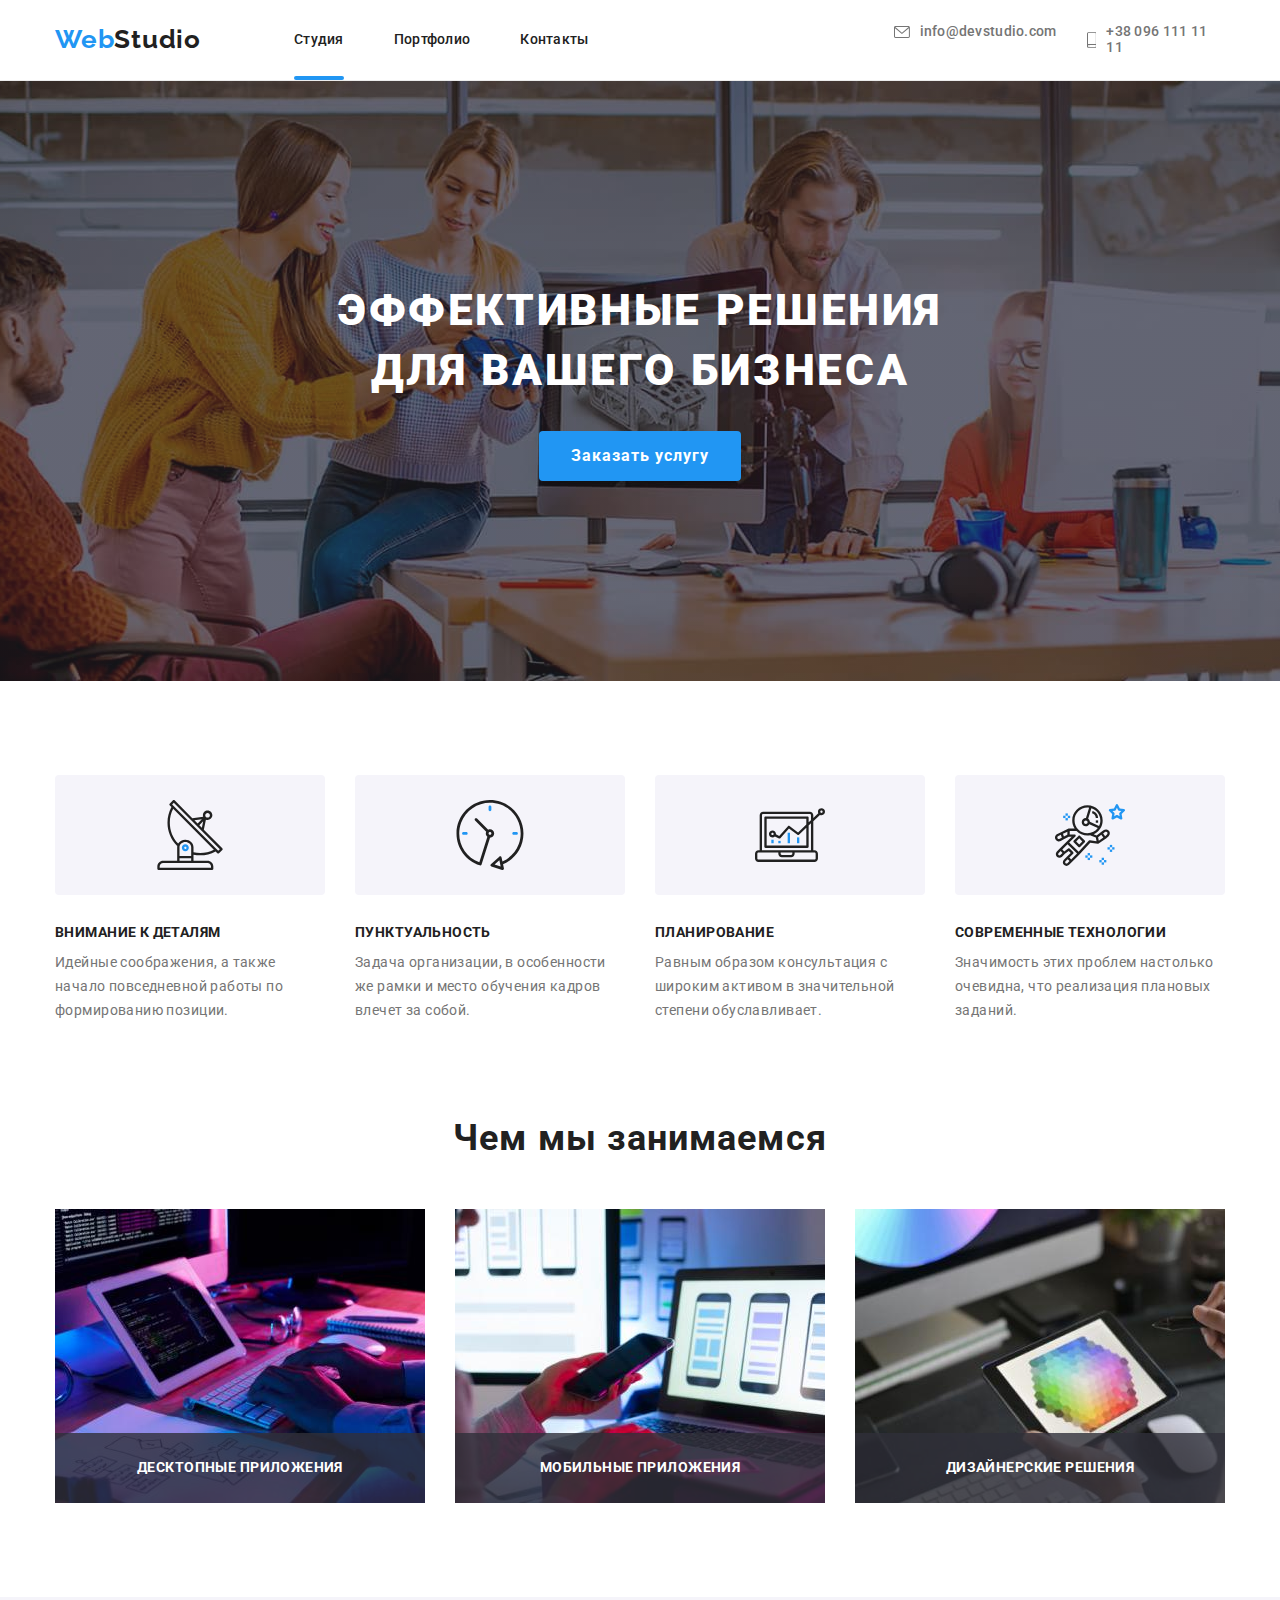
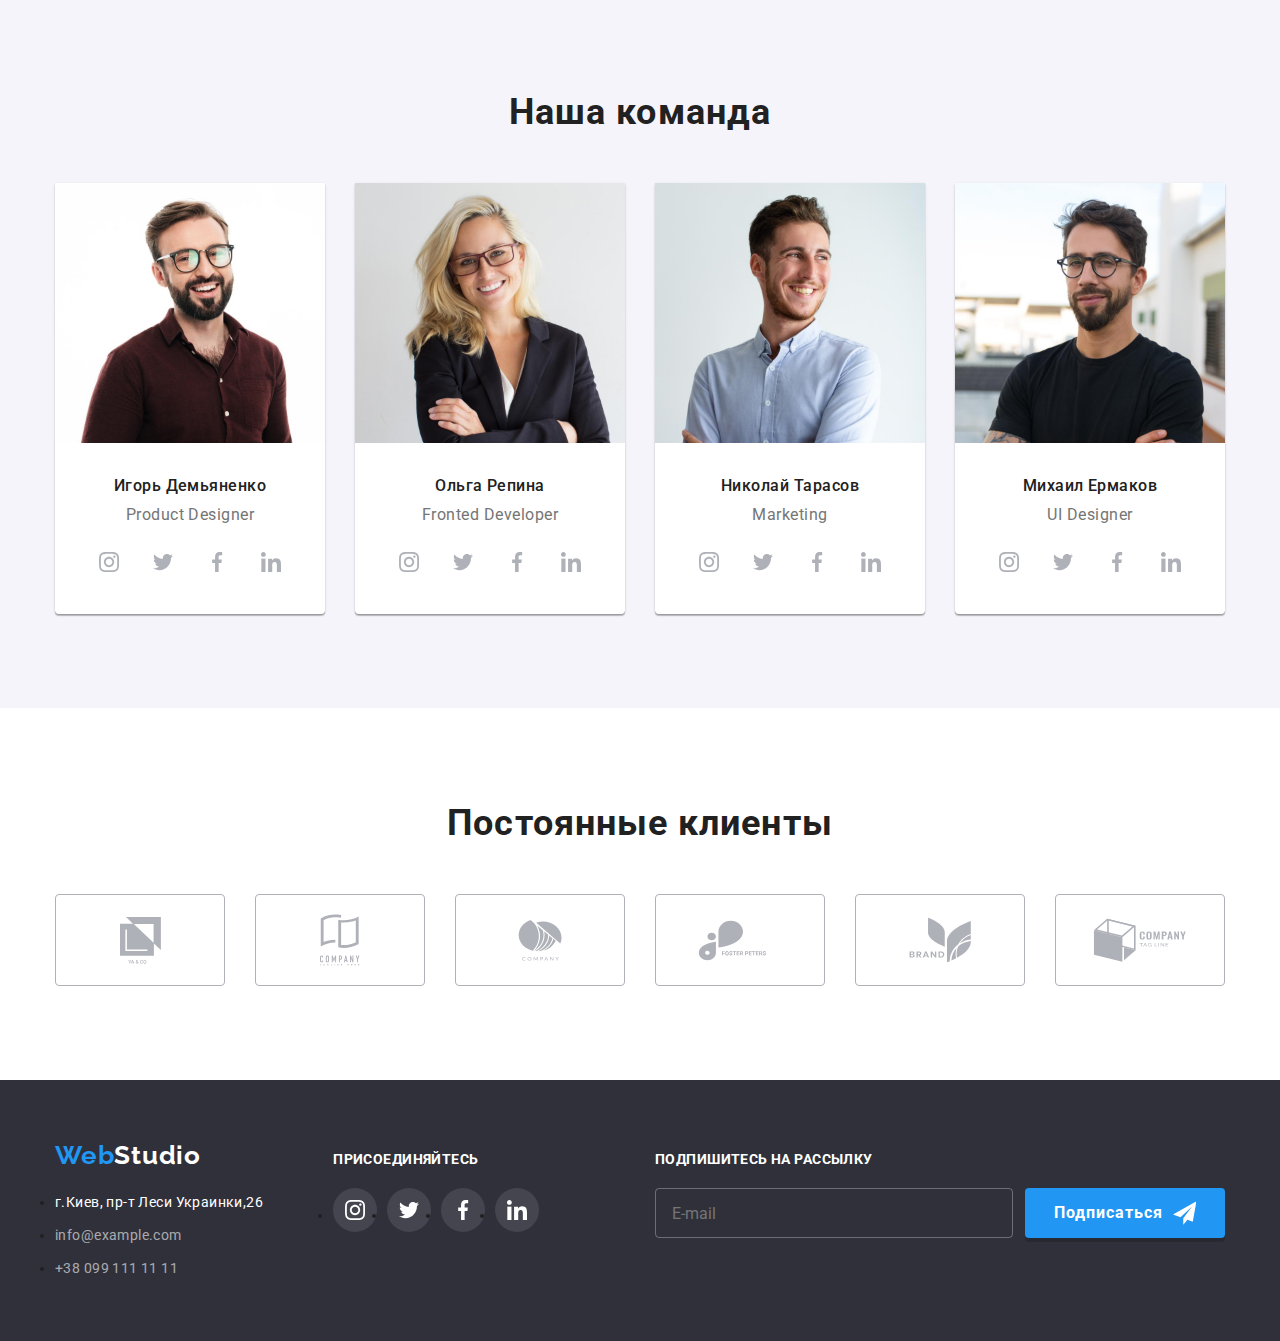
<file: index.html>
<!DOCTYPE html>
<html lang="ru">
<head>
    <meta charset="UTF-8">
    <meta http-equiv="X-UA-Compatible" content="IE=edge">
    <meta name="viewport" content="width=device-width, initial-scale=1.0">
    <title lang="en">Web Studio</title>
    <link rel="stylesheet" href="https://fonts.googleapis.com/css2?family=Raleway:wght@700&family=Roboto:wght@400;500;700;900&display=swap">
    <link rel="stylesheet" href="https://cdnjs.cloudflare.com/ajax/libs/modern-normalize/1.1.0/modern-normalize.css">
    <link rel="stylesheet" href="./css/main.min.css">
    
    

</head>

<body>
    
    <header class="header">
        <div class="container">
        <div class="header-container">
            <a href="./index.html" class="logo" lang="en"><span class="logo__text">Web</span>Studio</a>
        <nav class="navigation">
            <ul class="navigation__list">
                <li class="navigation__item"><a href="#hero" class="navigation__link navigation__link--current">Студия</a></li>
                <li class="navigation__item"><a href="./portfolio.html" class="navigation__link">Портфолио</a></li>
                <li class="navigation__item"><a href="#contacts" class="navigation__link">Контакты</a></li>
            </ul>
        </nav>
            <ul class="header-contacts">
                <li class="header-contacts__item">
                    <a href="mailto:info@devstudio.com" class="header-contacts__link">
                        <svg class="header-icon" width="16px" height="12px">
                            <use href="./images/icons.svg#icon-envelope"></use>
                        </svg>
                        info@devstudio.com
                    </a>
                </li>
                <li class="header-contacts__item">
                    <a href="tel:+380961111111" class="header-contacts__link">
                        <svg class="header-icon" width="10px" height="16px">
                            <use href="./images/icons.svg#icon-telephone"></use>
                        </svg>
                        +38 096 111 11 11
                    </a>
                </li>
            </ul>
        </div>
        </div>
    </header>

    <div class="backdrop is-hidden" data-modal>
        <div class="modal">
            <button type="button" class="close-button" data-modal-close>
                <svg class="icon-close" width="11px" height="11px">
                    <use href="./images/icons.svg#icon-close"></use>
                </svg>
            </button>
            <p class="modal__text">Оставьте свои данные, мы вам перезвоним</p>
            <form class="form-modal">
                <label for="user-name" class="form-modal__label">
                    <span class="form-modal__title">Имя</span>
                    <input type="text" class="form-modal__input" name="user-name" id="user-name">
                    <svg class="form-icon" width="18px" height="18px">
                        <use href="./images/icons.svg#icon-person"></use>
                    </svg>
                </label>
                <label for="user-tel" class="form-modal__label">
                    <span class="form-modal__title">Телефон</span>
                    <input type="text" class="form-modal__input" name="user-tel" id="user-tel">
                    <svg class="form-icon" width="18px" height="18px">
                        <use href="./images/icons.svg#icon-phone-black"></use>
                    </svg>
                </label>
                <label for="user-emal" class="form-modal__label">
                    <span class="form-modal__title">Почта</span>
                    <input type="text" class="form-modal__input" name="user-emal" id="user-emal">
                    <svg class="form-icon" width="18px" height="18px">
                        <use href="./images/icons.svg#icon-email-black"></use>
                    </svg>
                </label>
                <label for="comment" class="form-modal__label">
                    <span class="form-modal__title">Комментарий</span>
                    <textarea class="form-modal__textarea" type="text" name="comment" id="comment" rows="6" placeholder="Введите текст"></textarea>
                </label>
                <div class="conditions">
                    <label for="agree" class="conditions__label">
                        <input type="checkbox" class="conditions__checkbox" name="agree-mailing" id="agree">
                        <svg class="agree-icon" width="11px" height="8px">
                        <use href="./images/icons.svg#icon-agree"></use>
                        </svg>
                        <span class="conditions__text">Соглашаюсь с рассылкой и принимаю <a href="./index.html" class="conditions__link">Условия договора</a></span>
                    </label>
                    <button type="submit" class="modal__button">Отправить</button>
                </div>
                
            </form>
        </div>
    </div>
    <main>
    
        <section class="hero-section">
            <h1 class="hero-section__title">Эффективные решения для вашего бизнеса</h1>
            <button type="button" class="hero-section__button" data-modal-open>Заказать услугу</button>
        </section>
    
        <section class="benefits-section">
        <div class="container">
            <h2 class="section-title-hidden">Преимущества</h2>
            <ul class="benefits-section__list ">
                <li class="benefits-section__item">
                    <div class="benefits-section__box">
                    <svg class="antenna-icon" width="70px" height="70px">
                        <use href="./images/icons.svg#icon-antenna"></use>
                    </svg>
                    </div>
                    <h3 class="benefits-section__subtitle">Внимание к деталям</h3>
                    <p class="benefits-section__text"> Идейные соображения, а также начало повседневной работы по формированию позиции.</p>
                </li>
                <li class="benefits-section__item">
                    <div class="benefits-section__box">
                    <svg class="clock-icon" width="70px" height="70px">
                        <use href="./images/icons.svg#icon-clock"></use>
                    </svg>
                    </div>
                    <h3 class="benefits-section__subtitle">Пунктуальность</h3>
                    <p class="benefits-section__text"> Задача организации, в особенности же рамки и место обучения кадров влечет за собой.</p>
                </li>
                <li class="benefits-section__item">
                    <div class="benefits-section__box">
                    <svg class="diagram-icon" width="70px" height="70px">
                        <use href="./images/icons.svg#icon-diagram"></use>
                    </svg>
                    </div>
                    <h3 class="benefits-section__subtitle">Планирование</h3>
                    <p class="benefits-section__text"> Равным образом консультация с широким активом в значительной степени обуславливает.</p>   
                </li>
                <li class="benefits-section__item">
                    <div class="benefits-section__box">
                    <svg class="astronaut-icon" width="70px" height="70px">
                        <use href="./images/icons.svg#icon-astronaut"></use>
                    </svg>
                    </div>
                    <h3 class="benefits-section__subtitle">Современные технологии</h3>
                    <p class="benefits-section__text"> Значимость этих проблем настолько очевидна, что реализация плановых заданий.</p>     
                </li>
            </ul>
        </div>
        </section>

        <section class="activities-section">
        <div class="container">
            <h2 class="section-title">Чем мы занимаемся</h2>
            <ul class="activities-section__list">
                <li class="activities-section__item">
                    <img src="./images/img1.jpg" alt="розробка програмного забеспечення" width="370" class="aboutusimg">
                    <div class="activities-section__wrapper">
                    <p class="activities-section__text">Десктопные приложения</p>
                    </div>
                </li>
                <li class="activities-section__item">
                    <img src="./images/img2.jpg" alt="тестування мобільного додатку" width="370" class="aboutusimg">
                    <div class="activities-section__wrapper">
                    <p class="activities-section__text">Мобильные приложения</p>
                    </div>
                </li>
                <li class="activities-section__item">
                    <img src="./images/img3.jpg" alt="робота з політрою кольорів" width="370" class="aboutusimg">
                    <div class="activities-section__wrapper">
                    <p class="activities-section__text">Дизайнерские решения</p>
                    </div>
                </li>
            </ul>
        </div>
        </section>
        
        <section class="team-section">
            <div class="container">
            <h2 class="section-title">Наша команда</h2>
            <ul class="team-section__list">
                <li class="team-section__item">
                    <img src="./images/igorfoto.jpg" alt="foto igor designer" width="270" height="260" class="team-section__img">
                    <div class="team-section__meta">
                    <h3 class="team-section__subtitle">Игорь Демьяненко</h3>
                    <p class="team-section__text" lang="en">Product Designer</p>
                    </div>
                    <ul class="socialcontacts__list">
                        <li class="socialcontacts__item">
                            <a href="/" class="socialcontacts__link">
                                <svg class="team-icon" width="20" height="20">
                                    <use href="./images/icons.svg#icon-instagram"></use>
                                </svg>
                            </a>
                        </li>
                        <li class="socialcontacts__item">
                            <a href="/" class="socialcontacts__link">
                                <svg class="team-icon" width="20" height="20">
                                    <use href="./images/icons.svg#icon-twitter"></use>
                                </svg>
                            </a>
                        </li>
                        <li class="socialcontacts__item">
                            <a href="/" class="socialcontacts__link">
                                <svg class="team-icon" width="20" height="20">
                                    <use href="./images/icons.svg#icon-facebook"></use>
                                </svg>
                            </a>
                        </li>
                        <li class="socialcontacts__item">
                            <a href="/" class="socialcontacts__link" width="20" height="20">
                                <svg class="team-icon" width="20" height="20">
                                    <use href="./images/icons.svg#icon-linkedin"></use>
                                </svg>
                            </a>
                        </li>
                    </ul>
                </li>
                <li class="team-section__item">
                    <img src="./images/olgafoto.jpg" alt="foto olga developer" width="270" height="260" class="team-section__img">
                    <div class="team-section__meta">
                    <h3 class="team-section__subtitle">Ольга Репина</h3>
                    <p class="team-section__text" lang="en">Fronted Developer</p>
                    </div>
                    <ul class="socialcontacts__list">
                        <li class="socialcontacts__item">
                            <a href="/" class="socialcontacts__link">
                                <svg class="team-icon" width="20" height="20">
                                    <use href="./images/icons.svg#icon-instagram"></use>
                                </svg>
                            </a>
                        </li>
                        <li class="socialcontacts__item">
                            <a href="/" class="socialcontacts__link">
                                <svg class="team-icon" width="20" height="20">
                                    <use href="./images/icons.svg#icon-twitter"></use>
                                </svg>
                            </a>
                        </li>
                        <li class="socialcontacts__item">
                            <a href="/" class="socialcontacts__link">
                                <svg class="team-icon" width="20" height="20">
                                    <use href="./images/icons.svg#icon-facebook"></use>
                                </svg>
                            </a>
                        </li>
                        <li class="socialcontacts__item">
                            <a href="/" class="socialcontacts__link" width="20" height="20">
                                <svg class="team-icon" width="20" height="20">
                                    <use href="./images/icons.svg#icon-linkedin"></use>
                                </svg>
                            </a>
                        </li>
                    </ul>
                </li>
                <li class="team-section__item">
                    <img src="./images/nikolayfoto.jpg" alt="foto nikolay marketing" width="270" height="260" class="team-section__img">
                    <div class="team-section__meta">
                    <h3 class="team-section__subtitle">Николай Тарасов</h3>
                    <p class="team-section__text" lang="en">Marketing</p>
                    </div>
                    <ul class="socialcontacts__list">
                        <li class="socialcontacts__item">
                            <a href="/" class="socialcontacts__link">
                                <svg class="team-icon" width="20" height="20">
                                    <use href="./images/icons.svg#icon-instagram"></use>
                                </svg>
                            </a>
                        </li>
                        <li class="socialcontacts__item">
                            <a href="/" class="socialcontacts__link">
                                <svg class="team-icon" width="20" height="20">
                                    <use href="./images/icons.svg#icon-twitter"></use>
                                </svg>
                            </a>
                        </li>
                        <li class="socialcontacts__item">
                            <a href="/" class="socialcontacts__link">
                                <svg class="team-icon" width="20" height="20">
                                    <use href="./images/icons.svg#icon-facebook"></use>
                                </svg>
                            </a>
                        </li>
                        <li class="socialcontacts__item">
                            <a href="/" class="socialcontacts__link" width="20" height="20">
                                <svg class="team-icon" width="20" height="20">
                                    <use href="./images/icons.svg#icon-linkedin"></use>
                                </svg>
                            </a>
                        </li>
                    </ul>
                </li>
                <li class="team-section__item">
                    <img src="./images/michailfoto.jpg" alt="foto michail designer" width="270" height="260" class="team-section__img">
                    <div class="team-section__meta">
                    <h3 class="team-section__subtitle">Михаил Ермаков</h3>
                    <p class="team-section__text" lang="en">UI Designer</p>
                    </div>
                    <ul class="socialcontacts__list">
                        <li class="socialcontacts__item">
                            <a href="/" class="socialcontacts__link">
                                <svg class="team-icon" width="20" height="20">
                                    <use href="./images/icons.svg#icon-instagram"></use>
                                </svg>
                            </a>
                        </li>
                        <li class="socialcontacts__item">
                            <a href="/" class="socialcontacts__link">
                                <svg class="team-icon" width="20" height="20">
                                    <use href="./images/icons.svg#icon-twitter"></use>
                                </svg>
                            </a>
                        </li>
                        <li class="socialcontacts__item">
                            <a href="/" class="socialcontacts__link">
                                <svg class="team-icon" width="20" height="20">
                                    <use href="./images/icons.svg#icon-facebook"></use>
                                </svg>
                            </a>
                        </li>
                        <li class="socialcontacts__item">
                            <a href="/" class="socialcontacts__link" width="20" height="20">
                                <svg class="team-icon" width="20" height="20">
                                    <use href="./images/icons.svg#icon-linkedin"></use>
                                </svg>
                            </a>
                        </li>
                    </ul>
                </li>
            </ul>
            </div>
        </section>

        <section class="clients-section">
            <div class="container">
                <h2 class="section-title">Постоянные клиенты</h2>
                <ul class="clients-section__list">
                    <li class="clients-section__item">
                        <a href="/" class="clients-section__link">
                            <svg class="icon-client" width="41" height="47">
                              <use href="./images/icons.svg#icon-client1"></use>
                            </svg>
                        </a>
                    </li>
                    <li class="clients-section__item">
                        <a href="/" class="clients-section__link">
                            <svg class="icon-client" width="40" height="52">
                              <use href="./images/icons.svg#icon-client2"></use>
                            </svg>
                        </a>
                    </li>
                    <li class="clients-section__item">
                        <a href="/" class="clients-section__link">
                            <svg class="icon-client" width="44" height="42">
                              <use href="./images/icons.svg#icon-client3"></use>
                            </svg>
                        </a>
                    </li>
                    <li class="clients-section__item">
                        <a href="/" class="clients-section__link">
                            <svg class="icon-client" width="85" height="41">
                              <use href="./images/icons.svg#icon-client4"></use>
                            </svg>
                        </a>
                    </li>
                    <li class="clients-section__item">
                        <a href="/" class="clients-section__link">
                            <svg class="icon-client" width="63" height="46">
                              <use href="./images/icons.svg#icon-client5"></use>
                            </svg>
                        </a>
                    </li>
                    <li class="clients-section__item">
                        <a href="/" class="clients-section__link">
                            <svg class="icon-client" width="94" height="44">
                              <use href="./images/icons.svg#icon-client6"></use>
                            </svg>
                        </a>
                    </li>
                </ul>
            </div>
        </section>
        
    </main>

    
    <footer class="footer" id="contacts">
        <div class="footer-container">
          <div class="footer-contacts">
          <a href="./index.html" class="logo logo--footer"><span class="logo__text--blue">Web</span>Studio</a>
          <address class="address">
              <ul class="address__list">
                  <li class="address__item">
                  <a href="https://www.google.com/maps/place/%D0%B1%D1%83%D0%BB%D1%8C%D0%B2%D0%B0%D1%80+%D0%9B%D0%B5%D1%81%D1%96+%D0%A3%D0%BA%D1%80%D0%B0%D1%97%D0%BD%D0%BA%D0%B8,+26,+%D0%9A%D0%B8%D1%97%D0%B2,+02000/@50.4265807,30.5361971,17z/data=!3m1!4b1!4m5!3m4!1s0x40d4cf0e033ecbe9:0x57a4dffefec77da0!8m2!3d50.4265807!4d30.5383858" target="_blank" class="address__link address__link--white">г.Киев, пр-т Леси Украинки,26</a>
                  </li> 
                  <li class="address__item">
                  <a href="mailto:info@example.com" class="address__link">info@example.com</a>
                  </li>
                  <li class="address__item">
                  <a href="tel:+380991111111" class="address__link">+38 099 111 11 11</a>
                  </li>
              </ul>
           </address>
           </div>
           <div class="call-to-action">
            <p class="call-to-action__text">Присоединяйтесь</p>
            <ul class="call-to-action__list">
                <li class="call-to-action__item">
                    <a href="/" class="call-to-action__link">
                        <svg class="footer-icon" width="20" height="20">
                            <use href="./images/icons.svg#icon-instagram2"></use>
                        </svg>
                    </a>
                </li>
                <li class="call-to-action__item">
                    <a href="/" class="call-to-action__link">
                        <svg class="footer-icon" width="20" height="20">
                            <use href="./images/icons.svg#icon-twitter2"></use>
                        </svg>
                    </a>
                </li>
                <li class="call-to-action__item">
                    <a href="/" class="call-to-action__link">
                        <svg class="footer-icon" width="20" height="20">
                            <use href="./images/icons.svg#icon-facebook2"></use>
                        </svg>
                    </a>
                </li>
                <li class="call-to-action__item">
                    <a href="/" class="call-to-action__link">
                        <svg class="footer-icon" width="20" height="20">
                            <use href="./images/icons.svg#icon-linkedin2"></use>
                        </svg>
                    </a>
                </li>
            </ul>
           </div>

           <form class="subscription">
            <p class="subscription__text">Подпишитесь на рассылку</p>
            <div class="subscription__group" role="group">
                <label for="footer-email" class="subscription__label">
                <input type="email" name="email" id="footer-email" class="subscription__input" placeholder="E-mail">
                </label>
                <button type="submit" class="subscription-button">Подписаться
                    <svg class="icon-send" width="24px" height="24px">
                        <use href="./images/icons.svg#icon-send"></use>
                    </svg>
                </button>
            </div>

           </form>
        </div>
    </footer>

    <script src="./js/modal.js"></script>

</body>
</html>
</file>
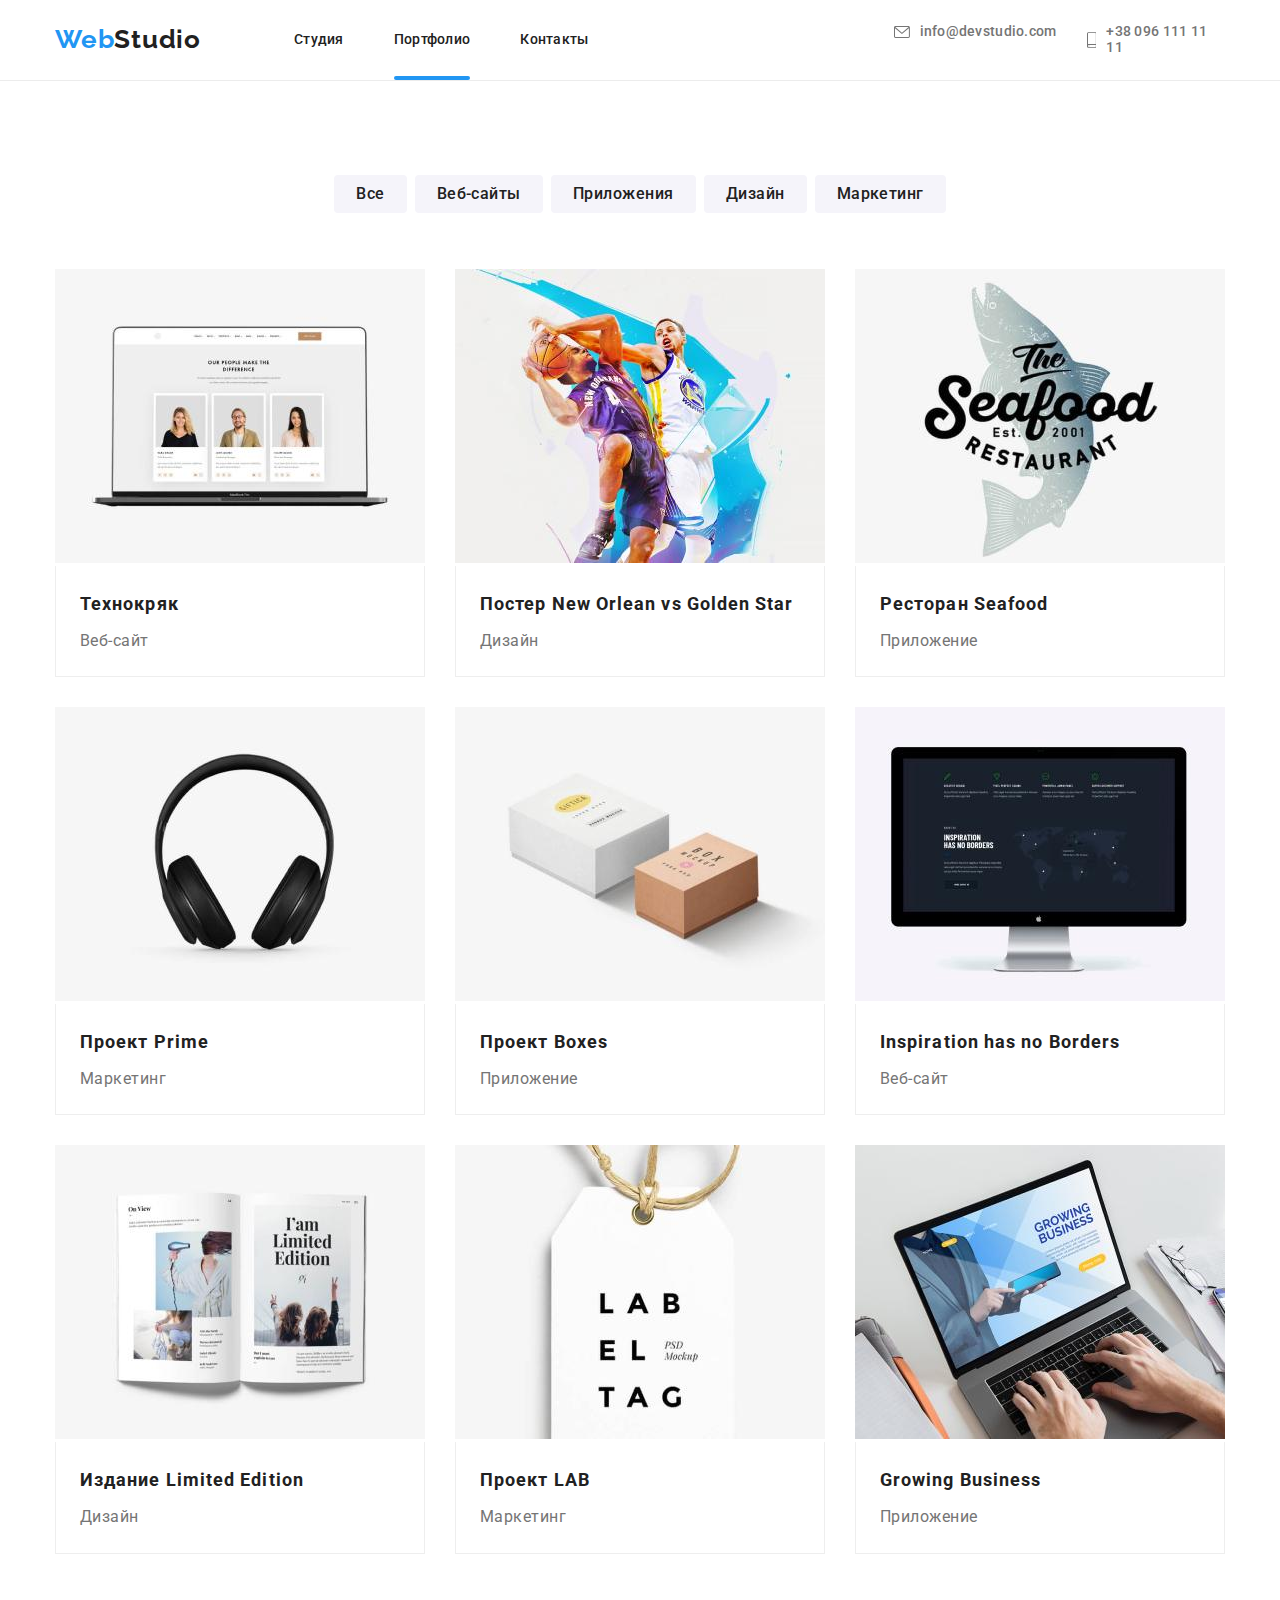
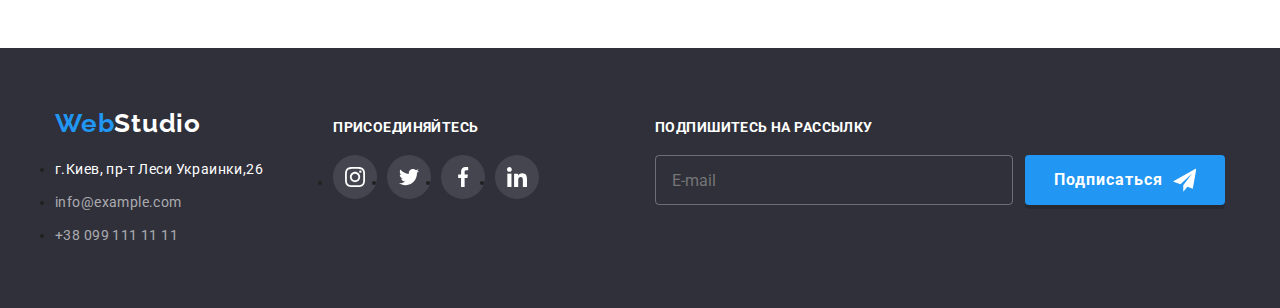
<file: portfolio.html>
<!DOCTYPE html>
<html lang="ru">
<head>
    <meta charset="UTF-8">
    <meta http-equiv="X-UA-Compatible" content="IE=edge">
    <meta name="viewport" content="width=device-width, initial-scale=1.0">
    <title lang="en" >Portfolio</title>
    <link rel="stylesheet" href="https://fonts.googleapis.com/css2?family=Raleway:wght@700&family=Roboto:wght@400;500;700;900&display=swap">
    <link rel="stylesheet" href="https://cdnjs.cloudflare.com/ajax/libs/modern-normalize/1.1.0/modern-normalize.css">
    <link rel="stylesheet" href="./css/main.min.css">

</head>
<body class="pageportfolio">
    
    <header class="header">
        <div class="container">
        <div class="header-container">
            <a href="./index.html" class="logo" lang="en"><span class="logo__text">Web</span>Studio</a>
        <nav class="navigation">
            <ul class="navigation__list">
                <li class="navigation__item"><a href="./index.html" class="navigation__link">Студия</a></li>
                <li class="navigation__item"><a href="./portfolio.html" class="navigation__link navigation__link--current ">Портфолио</a></li>
                <li class="navigation__item"><a href="#contacts" class="navigation__link">Контакты</a></li>
            </ul>
        </nav>
            <ul class="header-contacts">
                <li class="header-contacts__item">
                    <a href="mailto:info@devstudio.com" class="header-contacts__link">
                        <svg class="header-icon" width="16px" height="12px">
                            <use href="./images/icons.svg#icon-envelope"></use>
                        </svg>
                        info@devstudio.com
                    </a>
                </li>
                <li class="header-contacts__item">
                    <a href="tel:+380961111111" class="header-contacts__link">
                        <svg class="header-icon" width="10px" height="16px">
                            <use href="./images/icons.svg#icon-telephone"></use>
                        </svg>
                        +38 096 111 11 11
                    </a>
                </li>
            </ul>
        </div>
        </div>
    </header>

    <main>

    <section class="porfolio-section">
    <div class="container">
    <h1 hidden class="section-title-hidden">Портфолио</h1>
    <ul class="porfolio-filter">
        <li class="porfolio-filter__item">
           <button class="porfolio-filter__button" type="button">Все</button>
        </li>
        <li class="porfolio-filter__item">
           <button class="porfolio-filter__button" type="button">Веб-сайты</button>
        </li>
        <li class="porfolio-filter__item">
           <button class="porfolio-filter__button" type="button">Приложения</button>
        </li>
        <li class="porfolio-filter__item">
           <button class="porfolio-filter__button" type="button">Дизайн</button>
        </li>
        <li class="porfolio-filter__item">
           <button class="porfolio-filter__button" type="button">Маркетинг</button>
        </li>
    </ul>

<ul class="portfolio-cards">
<li class="portfolio-cards__item">
    <a href="/" class="portfolio-cards__link">
    <div class="portfolio-cards__wrapper">
      <img src="./images/tecnocrat.jpg" alt="project website" class="projects-img" width="370"> 
        <div class="portfolio-cards__description">
        <p class="portfolio-cards__overlay">
            Ресурс предлагает комплексные предложения с разным уровнем функционала и сервисов. Все это позволит посетителю
            получить
            исчерпывающие сведения о компании или частном лице.
        </p>
        </div>
      </div>
      <div class="portfolio-cards__meta">
        <h2 class="portfolio-cards__subtitle">Технокряк</h2>
        <p class="portfolio-cards__text">Веб-сайт</p> 
      </div>
    </a>
</li>
<li class="portfolio-cards__item">
    <a href="/" class="portfolio-cards__link">
    <div class="portfolio-cards__wrapper">
    <img src="./images/poster.jpg" alt="project design" class="projects-img" width="370">
    <div class="portfolio-cards__description">
        <p class="portfolio-cards__overlay">
            Ресурс предлагает комплексные предложения с разным уровнем функционала и сервисов. Все это позволит посетителю
            получить
            исчерпывающие сведения о компании или частном лице.
        </p>
    </div>
    </div>
    <div class="portfolio-cards__meta">
    <h2 class="portfolio-cards__subtitle">Постер <span lang="en">New Orlean vs Golden Star</span></h2>
    <p class="portfolio-cards__text">Дизайн</p>
    </div>
    </a>
</li>
<li class="portfolio-cards__item">
    <a href="/" class="portfolio-cards__link">
    <div class="portfolio-cards__wrapper">
    <img src="./images/restourant.jpg" alt="project application" class="portfolio-cards__img" width="370">
    <div class="portfolio-cards__description">
        <p class="portfolio-cards__overlay">
            Ресурс предлагает комплексные предложения с разным уровнем функционала и сервисов. Все это позволит посетителю
            получить
            исчерпывающие сведения о компании или частном лице.
        </p>
    </div>
    </div>
    <div class="portfolio-cards__meta">
    <h2 class="portfolio-cards__subtitle">Ресторан <span lang="en">Seafood</span></h2>
    <p class="portfolio-cards__text">Приложение</p>
    </div>
    </a>
</li>
<li class="portfolio-cards__item">
    <a href="/" class="portfolio-cards__link">
    <div class="portfolio-cards__wrapper">
    <img src="./images/prime.jpg" alt="project marketing" class="portfolio-cards__img" width="370">
    <div class="portfolio-cards__description">
        <p class="portfolio-cards__overlay">
            Ресурс предлагает комплексные предложения с разным уровнем функционала и сервисов. Все это позволит посетителю
            получить
            исчерпывающие сведения о компании или частном лице.
        </p>
    </div>
    </div>
    <div class="portfolio-cards__meta">
    <h2 class="portfolio-cards__subtitle">Проект <span lang="en">Prime</span></h2>
    <p class="portfolio-cards__text">Маркетинг</p>
    </div>
    </a>
</li>
<li class="portfolio-cards__item">
    <a href="/" class="portfolio-cards__link">
    <div class="portfolio-cards__wrapper">
    <img src="./images/boxes.jpg" alt="boxes project" class="portfolio-cards__img" width="370">
    <div class="portfolio-cards__description">
        <p class="portfolio-cards__overlay">
            Ресурс предлагает комплексные предложения с разным уровнем функционала и сервисов. Все это позволит посетителю
            получить
            исчерпывающие сведения о компании или частном лице.
        </p>
    </div>
    </div>
    <div class="portfolio-cards__meta">
    <h2 class="portfolio-cards__subtitle">Проект <span lang="en">Boxes</span></h2>
    <p class="portfolio-cards__text">Приложение</p>
    </div>
    </a>
</li>
<li class="portfolio-cards__item">
    <a href="/" class="portfolio-cards__link">
    <div class="portfolio-cards__wrapper">
    <img src="./images/inspiration.jpg" alt="project web site" class="portfolio-cards__img" width="370">
    <div class="portfolio-cards__description">
        <p class="portfolio-cards__overlay">
            Ресурс предлагает комплексные предложения с разным уровнем функционала и сервисов. Все это позволит посетителю
            получить
            исчерпывающие сведения о компании или частном лице.
        </p>
    </div>
    </div>
    <div class="portfolio-cards__meta">
    <h2 class="portfolio-cards__subtitle" lang="en">Inspiration has no Borders</h2>
    <p class="portfolio-cards__text">Веб-сайт</p>
    </div>
    </a>
</li>
<li class="portfolio-cards__item">
    <a href="/" class="portfolio-cards__link">
    <div class="portfolio-cards__wrapper">
    <img src="./images/limited.jpg" alt="project design" class="portfolio-cards__img" width="370">
    <div class="portfolio-cards__description">
        <p class="portfolio-cards__overlay">
            Ресурс предлагает комплексные предложения с разным уровнем функционала и сервисов. Все это позволит посетителю
            получить
            исчерпывающие сведения о компании или частном лице.
        </p>
    </div>
    </div>
    <div class="portfolio-cards__meta">
    <h2 class="portfolio-cards__subtitle">Издание <span lang="en">Limited Edition</span></h2>
    <p class="portfolio-cards__text">Дизайн</p>
    </div>
    </a>
</li>
<li class="portfolio-cards__item">
    <a href="/" class="portfolio-cards__link">
    <div class="portfolio-cards__wrapper">
    <img src="./images/lab.jpg" alt="project marketing" class="portfolio-cards__img" width="370">
    <div class="portfolio-cards__description">
        <p class="portfolio-cards__overlay">
            Ресурс предлагает комплексные предложения с разным уровнем функционала и сервисов. Все это позволит посетителю
            получить
            исчерпывающие сведения о компании или частном лице.
        </p>
    </div>
    </div>
    <div class="portfolio-cards__meta">
    <h2 class="portfolio-cards__subtitle" >Проект <span lang="en">LAB</span></h2>
    <p class="portfolio-cards__text">Маркетинг</p>
    </div>
    </a>
</li>
<li class="portfolio-cards__item">
    <a href="/" class="portfolio-cards__link">
    <div class="portfolio-cards__wrapper">
    <img src="./images/growingb.jpg" alt="project application" class="portfolio-cards__img" width="370">
    <div class="portfolio-cards__description">
        <p class="portfolio-cards__overlay">
            Ресурс предлагает комплексные предложения с разным уровнем функционала и сервисов. Все это позволит посетителю
            получить
            исчерпывающие сведения о компании или частном лице.
        </p>
    </div>
    </div>
    <div class="portfolio-cards__meta">
    <h2 class="portfolio-cards__subtitle" lang="en">Growing Business</h2>
    <p class="portfolio-cards__text">Приложение</p>
    </div>
    </a>
</li>
    </ul>
    </div>
</section>
    </main>
   
    <footer class="footer" id="contacts">
        <div class="footer-container">
          <div class="footer-contacts">
          <a href="./index.html" class="logo logo--footer"><span class="logo__text--blue">Web</span>Studio</a>
          <address class="address">
              <ul class="address__list">
                  <li class="address__item">
                  <a href="https://www.google.com/maps/place/%D0%B1%D1%83%D0%BB%D1%8C%D0%B2%D0%B0%D1%80+%D0%9B%D0%B5%D1%81%D1%96+%D0%A3%D0%BA%D1%80%D0%B0%D1%97%D0%BD%D0%BA%D0%B8,+26,+%D0%9A%D0%B8%D1%97%D0%B2,+02000/@50.4265807,30.5361971,17z/data=!3m1!4b1!4m5!3m4!1s0x40d4cf0e033ecbe9:0x57a4dffefec77da0!8m2!3d50.4265807!4d30.5383858" target="_blank" class="address__link address__link--white">г.Киев, пр-т Леси Украинки,26</a>
                  </li> 
                  <li class="address__item">
                  <a href="mailto:info@example.com" class="address__link">info@example.com</a>
                  </li>
                  <li class="address__item">
                  <a href="tel:+380991111111" class="address__link">+38 099 111 11 11</a>
                  </li>
              </ul>
           </address>
           </div>
           <div class="call-to-action">
            <p class="call-to-action__text">Присоединяйтесь</p>
            <ul class="call-to-action__list">
                <li class="call-to-action__item">
                    <a href="/" class="call-to-action__link">
                        <svg class="footer-icon" width="20" height="20">
                            <use href="./images/icons.svg#icon-instagram2"></use>
                        </svg>
                    </a>
                </li>
                <li class="call-to-action__item">
                    <a href="/" class="call-to-action__link">
                        <svg class="footer-icon" width="20" height="20">
                            <use href="./images/icons.svg#icon-twitter2"></use>
                        </svg>
                    </a>
                </li>
                <li class="call-to-action__item">
                    <a href="/" class="call-to-action__link">
                        <svg class="footer-icon" width="20" height="20">
                            <use href="./images/icons.svg#icon-facebook2"></use>
                        </svg>
                    </a>
                </li>
                <li class="call-to-action__item">
                    <a href="/" class="call-to-action__link">
                        <svg class="footer-icon" width="20" height="20">
                            <use href="./images/icons.svg#icon-linkedin2"></use>
                        </svg>
                    </a>
                </li>
            </ul>
           </div>

           <form class="subscription">
            <p class="subscription__text">Подпишитесь на рассылку</p>
            <div class="subscription__group" role="group">
                <label for="footer-email" class="subscription__label">
                <input type="email" name="email" id="footer-email" class="subscription__input" placeholder="E-mail">
                </label>
                <button type="submit" class="subscription-button">Подписаться
                    <svg class="icon-send" width="24px" height="24px">
                        <use href="./images/icons.svg#icon-send"></use>
                    </svg>
                </button>
            </div>

           </form>
        </div>
    </footer>
    
</body>
</html>
</file>
<file: css/main.min.css>
.portfolio-cards,.porfolio-filter,.clients-section__list,.socialcontacts__list,.team-section__list,.activities-section__list,.benefits-section__list,.header-contacts,.navigation__list{list-style:none}.section-title-hidden,.conditions__checkbox{position:absolute;width:1px;height:1px;margin:-1px;border:0;padding:0;white-space:nowrap;-webkit-clip-path:inset(100%);clip-path:inset(100%);clip:rect(0 0 0 0);overflow:hidden}.porfolio-section,.clients-section,.team-section,.activities-section,.benefits-section{padding-top:94px;padding-bottom:94px}/*! modern-normalize v1.1.0 | MIT License | https://github.com/sindresorhus/modern-normalize */*,::before,::after{-webkit-box-sizing:border-box;box-sizing:border-box}html{line-height:1.15;-webkit-text-size-adjust:100%;-moz-tab-size:4;-o-tab-size:4;tab-size:4}body{margin:0;font-family:system-ui,-apple-system,"Segoe UI",Roboto,Helvetica,Arial,sans-serif,"Apple Color Emoji","Segoe UI Emoji"}hr{height:0;color:inherit}abbr[title]{-webkit-text-decoration:underline dotted;text-decoration:underline dotted}b,strong{font-weight:bolder}code,kbd,samp,pre{font-family:ui-monospace,SFMono-Regular,Consolas,"Liberation Mono",Menlo,monospace;font-size:1em}small{font-size:80%}sub,sup{font-size:75%;line-height:0;position:relative;vertical-align:baseline}sub{bottom:-0.25em}sup{top:-0.5em}table{text-indent:0;border-color:inherit}button,input,optgroup,select,textarea{font-family:inherit;font-size:100%;line-height:1.15;margin:0}button,select{text-transform:none}button,[type=button],[type=reset],[type=submit]{-webkit-appearance:button}::-moz-focus-inner{border-style:none;padding:0}:-moz-focusring{outline:1px dotted ButtonText}:-moz-ui-invalid{box-shadow:none}legend{padding:0}progress{vertical-align:baseline}::-webkit-inner-spin-button,::-webkit-outer-spin-button{height:auto}[type=search]{-webkit-appearance:textfield;outline-offset:-2px}::-webkit-search-decoration{-webkit-appearance:none}::-webkit-file-upload-button{-webkit-appearance:button;font:inherit}summary{display:list-item}html{scroll-behavior:smooth}body{font-family:"Roboto",sans-serif;font-size:14px;color:#212121;background-color:#fff}h1,h2,h3,h4,h5,h6,p,ul{margin:0;padding:0}.container{max-width:1200px;margin:0 auto;padding-left:15px;padding-right:15px}.section-title{text-align:center;font-weight:700;font-size:36px;line-height:1.17;letter-spacing:.03em;margin-bottom:50px}.header{border-bottom:1px solid #ececec}.header-container{display:-webkit-box;display:-ms-flexbox;display:flex;-webkit-box-align:center;-ms-flex-align:center;align-items:center;-webkit-box-pack:center;-ms-flex-pack:center;justify-content:center}.logo{display:block;text-decoration:none;font-weight:700;font-family:"Raleway",sans-serif;font-size:26px;line-height:1.19;letter-spacing:.03em;padding-top:24px;padding-bottom:25px;color:#212121}.logo__text{color:#2196f3}.navigation{margin-left:93px}.navigation__list{display:-webkit-box;display:-ms-flexbox;display:flex;-webkit-box-align:center;-ms-flex-align:center;align-items:center;-webkit-box-pack:center;-ms-flex-pack:center;justify-content:center}.navigation__item:not(:last-child){margin-right:50px}.navigation__link{position:relative;text-decoration:none;font-weight:500;line-height:1.14;letter-spacing:.02em;padding-top:32px;padding-bottom:32px;color:#212121;-webkit-transition:color 250ms cubic-bezier(0.4, 0, 0.2, 1);transition:color 250ms cubic-bezier(0.4, 0, 0.2, 1)}.navigation__link--current{color:var(--accent-color)}.navigation__link--current::after{content:"";position:absolute;left:0;bottom:-1px;width:100%;height:4px;background-color:#2196f3;border-radius:2px}.header-contacts{display:-webkit-box;display:-ms-flexbox;display:flex;margin-left:305px}.header-contacts__item:not(:last-child){margin-right:30px}.header-contacts__link{display:-webkit-inline-box;display:-ms-inline-flexbox;display:inline-flex;-webkit-box-align:center;-ms-flex-align:center;align-items:center;-webkit-box-pack:center;-ms-flex-pack:center;justify-content:center;text-decoration:none;font-weight:500;line-height:1.14;letter-spacing:.02em;color:#757575;-webkit-transition:color 250ms cubic-bezier(0.4, 0, 0.2, 1);transition:color 250ms cubic-bezier(0.4, 0, 0.2, 1)}.header-contacts__link:hover,.header-contacts__link:focus{color:#2196f3}.header-icon{margin-right:10px;fill:currentColor}.hero-section{max-width:1600px;height:600px;background-image:-webkit-gradient(linear, left top, right top, color-stop(40%, rgba(47, 48, 58, 0.4)), color-stop(40%, rgba(47, 48, 58, 0.4))),url(../images/team.jpg);background-image:linear-gradient(to right, rgba(47, 48, 58, 0.4) 40%, rgba(47, 48, 58, 0.4) 40%),url(../images/team.jpg);background-size:cover;background-position:center;padding-top:200px;padding-bottom:200px;margin-left:auto;margin-right:auto}.hero-section__title{max-width:696px;text-align:center;text-transform:uppercase;font-weight:900;font-size:44px;line-height:1.36;letter-spacing:.06em;margin-bottom:30px;margin-left:auto;margin-right:auto;color:#fff}.hero-section__button{display:-webkit-box;display:-ms-flexbox;display:flex;-webkit-box-align:center;-ms-flex-align:center;align-items:center;-webkit-box-pack:center;-ms-flex-pack:center;justify-content:center;font-weight:700;font-size:16px;line-height:1.88;letter-spacing:.06em;padding:10px 32px;margin:0 auto;border:0px;-webkit-box-shadow:0px 4px 4px rgba(0,0,0,.15);box-shadow:0px 4px 4px rgba(0,0,0,.15);border-radius:4px;background-color:#2196f3;color:#fff;-webkit-transition:background-color 250ms cubic-bezier(0.4, 0, 0.2, 1);transition:background-color 250ms cubic-bezier(0.4, 0, 0.2, 1)}.hero-section__button:hover,.hero-section__button:focus{background-color:#188ce8;cursor:pointer}.backdrop{position:fixed;z-index:999;top:0;left:0;width:100%;height:100%;background-color:rgba(0,0,0,.2);opacity:1;-webkit-transition:opacity 250ms cubic-bezier(0.4, 0, 0.2, 1);transition:opacity 250ms cubic-bezier(0.4, 0, 0.2, 1)}.backdrop.is-hidden{visibility:hidden;opacity:0;pointer-events:none}.modal{position:absolute;top:50%;left:50%;max-width:528px;max-height:581px;padding:40px;border-radius:4px;-webkit-box-shadow:0px 2px rgba(0,0,0,.2),0px 1px rgba(0,0,0,.14),0px 1px rgba(0,0,0,.12);box-shadow:0px 2px rgba(0,0,0,.2),0px 1px rgba(0,0,0,.14),0px 1px rgba(0,0,0,.12);background-color:#fff;-webkit-transform:translate(-50%, -50%);transform:translate(-50%, -50%);-webkit-transition:-webkit-transform 250ms cubic-bezier(0.4, 0, 0.2, 1);transition:-webkit-transform 250ms cubic-bezier(0.4, 0, 0.2, 1);transition:transform 250ms cubic-bezier(0.4, 0, 0.2, 1);transition:transform 250ms cubic-bezier(0.4, 0, 0.2, 1), -webkit-transform 250ms cubic-bezier(0.4, 0, 0.2, 1)}.backdrop.is-hidden.modal{-webkit-transform:translate(-50%, -50%),translateX(-100%);transform:translate(-50%, -50%),translateX(-100%);-webkit-transition:-webkit-transform 250ms cubic-bezier(0.4, 0, 0.2, 1);transition:-webkit-transform 250ms cubic-bezier(0.4, 0, 0.2, 1);transition:transform 250ms cubic-bezier(0.4, 0, 0.2, 1);transition:transform 250ms cubic-bezier(0.4, 0, 0.2, 1), -webkit-transform 250ms cubic-bezier(0.4, 0, 0.2, 1)}.close-button{position:absolute;display:-webkit-box;display:-ms-flexbox;display:flex;-webkit-box-align:center;-ms-flex-align:center;align-items:center;-webkit-box-pack:center;-ms-flex-pack:center;justify-content:center;top:8px;right:8px;width:30px;height:30px;background-color:rgba(0,0,0,0);border-radius:50%;border:1px solid rgba(0,0,0,.1019607843);-webkit-transition:color 250ms cubic-bezier(0.4, 0, 0.2, 1);transition:color 250ms cubic-bezier(0.4, 0, 0.2, 1)}.close-button:hover,.close-button:focus{color:#2196f3;cursor:pointer}.icon-close{fill:currentColor}.modal__text{text-align:center;font-weight:700;font-size:20px;line-height:1.15;margin-top:2px;margin-bottom:30px}.form-modal__label{position:relative;display:block;margin-bottom:28px}.form-modal__input{width:448px;height:40px;padding-left:35px;border-radius:4px;border:1px solid rgba(33,33,33,.2);-webkit-transition:color 250ms cubic-bezier(0.4, 0, 0.2, 1);transition:color 250ms cubic-bezier(0.4, 0, 0.2, 1)}.form-modal__input:hover{cursor:pointer}.form-modal__input:focus{outline:none;border-color:#2196f3}.form-modal__title{position:absolute;top:-20px;left:0px;font-weight:400;font-size:12px;line-height:1.17;color:#757575}.form-icon{position:absolute;top:50%;left:0;margin-left:12px;-webkit-transform:translateY(-50%);transform:translateY(-50%);-webkit-transition:color 250ms cubic-bezier(0.4, 0, 0.2, 1);transition:color 250ms cubic-bezier(0.4, 0, 0.2, 1)}.form-modal__input:focus~.form-icon{fill:#2196f3}.form-modal__textarea{resize:none;width:100%;padding:12px 16px;border-radius:4px;border:1px solid rgba(33,33,33,.2);-webkit-transition:color 250ms cubic-bezier(0.4, 0, 0.2, 1);transition:color 250ms cubic-bezier(0.4, 0, 0.2, 1)}.form-modal__textarea:hover{cursor:pointer}.form-modal__textarea:focus{outline:none;border-color:#2196f3}.form-modal__label:nth-last-child(2){margin-bottom:20px}.form-modal__label::-webkit-input-placeholder{font-weight:400;font-size:12px;line-height:1.17;color:rgba(117,117,117,.5019607843)}.form-modal__label::-moz-placeholder{font-weight:400;font-size:12px;line-height:1.17;color:rgba(117,117,117,.5019607843)}.form-modal__label:-ms-input-placeholder{font-weight:400;font-size:12px;line-height:1.17;color:rgba(117,117,117,.5019607843)}.form-modal__label::-ms-input-placeholder{font-weight:400;font-size:12px;line-height:1.17;color:rgba(117,117,117,.5019607843)}.form-modal__label::placeholder{font-weight:400;font-size:12px;line-height:1.17;color:rgba(117,117,117,.5019607843)}.conditions{display:-webkit-box;display:-ms-flexbox;display:flex;-webkit-box-align:center;-ms-flex-align:center;align-items:center;-webkit-box-pack:center;-ms-flex-pack:center;justify-content:center;-ms-flex-wrap:wrap;flex-wrap:wrap}.conditions__label{display:-webkit-box;display:-ms-flexbox;display:flex;-webkit-box-align:center;-ms-flex-align:center;align-items:center;-webkit-box-pack:center;-ms-flex-pack:center;justify-content:center}.conditions__checkbox:checked+.agree-icon{background-image:url(/images/icons.svg#icon-agree);background-size:contain;background-origin:border-box;background-color:#2196f3;border-color:#2196f3}.conditions__text{color:#757575}.conditions__link{color:#2196f3}.agree-icon{display:inline-block;width:16px;height:15px;margin-right:8px;border-radius:2px;border:1px solid #212121;-webkit-transition:color 250ms cubic-bezier(0.4, 0, 0.2, 1);transition:color 250ms cubic-bezier(0.4, 0, 0.2, 1)}.modal__button{width:200px;height:50px;font-weight:700;font-size:16px;line-height:1.875;letter-spacing:.06em;font-family:"Roboto",sans-serif;margin-top:30px;border:none;border-radius:4px;background-color:#188ce8;color:#fff;-webkit-transition:color 250ms cubic-bezier(0.4, 0, 0.2, 1);transition:color 250ms cubic-bezier(0.4, 0, 0.2, 1)}.modal__button:hover,.modal__button:focus{background-color:#2196f3;cursor:pointer}.benefits-section__list{display:-webkit-box;display:-ms-flexbox;display:flex;-webkit-box-align:center;-ms-flex-align:center;align-items:center;-webkit-box-pack:center;-ms-flex-pack:center;justify-content:center}.benefits-section__item{-ms-flex-preferred-size:calc(33.3333333333% - 30px);flex-basis:calc(33.3333333333% - 30px)}.benefits-section__item:not(:first-child){margin-left:30px}.benefits-section__box{display:-webkit-box;display:-ms-flexbox;display:flex;-webkit-box-align:center;-ms-flex-align:center;align-items:center;-webkit-box-pack:center;-ms-flex-pack:center;justify-content:center;max-width:270px;height:120px;margin-bottom:30px;border-radius:4px;background-color:#f5f4fa}.benefits-section__subtitle{text-transform:uppercase;font-weight:700;font-size:14px;line-height:1.14;letter-spacing:.03em;margin-bottom:10px;color:#212121}.benefits-section__text{line-height:1.71;letter-spacing:.03em;color:#757575}.activities-section{padding-top:0}.activities-section__list{display:-webkit-box;display:-ms-flexbox;display:flex;-webkit-box-align:center;-ms-flex-align:center;align-items:center;-webkit-box-pack:center;-ms-flex-pack:center;justify-content:center}.activities-section__item{position:relative;border:none;max-height:294px}.activities-section__item:not(:first-child){margin-left:30px}.activities-section__wrapper{display:-webkit-box;display:-ms-flexbox;display:flex;-webkit-box-align:center;-ms-flex-align:center;align-items:center;-webkit-box-pack:center;-ms-flex-pack:center;justify-content:center;position:absolute;left:0;bottom:0;width:100%;padding-top:27px;padding-bottom:27px;background-color:rgba(47,48,58,.8)}.activities-section__text{text-transform:uppercase;font-weight:700;line-height:1.14;letter-spacing:.03em;color:#fff}.team-section{background-color:#f5f4fa}.team-section__list{display:-webkit-box;display:-ms-flexbox;display:flex;-webkit-box-align:center;-ms-flex-align:center;align-items:center;-webkit-box-pack:center;-ms-flex-pack:center;justify-content:center}.team-section__item{-ms-flex-preferred-size:calc(25% - 30px);flex-basis:calc(25% - 30px);border-radius:0px 0px 4px 4px;-webkit-box-shadow:0px 1px 3px rgba(0,0,0,.12),0px 1px 1px rgba(0,0,0,.14),0px 2px 1px rgba(0,0,0,.2);box-shadow:0px 1px 3px rgba(0,0,0,.12),0px 1px 1px rgba(0,0,0,.14),0px 2px 1px rgba(0,0,0,.2);background-color:#fff}.team-section__item:not(:first-child){margin-left:30px}.team-section__subtitle{text-align:center;font-weight:500;font-size:16px;line-height:1.19;letter-spacing:.03em;margin-bottom:10px}.team-section__text{text-align:center;font-size:16px;line-height:1.19;letter-spacing:.03em;color:#757575}.team-section__meta{padding-top:30px}.socialcontacts__list{display:-webkit-box;display:-ms-flexbox;display:flex;-webkit-box-align:center;-ms-flex-align:center;align-items:center;-webkit-box-pack:center;-ms-flex-pack:center;justify-content:center;margin-top:16px;margin-bottom:30px}.socialcontacts__item{width:44px;height:44px}.socialcontacts__item:not(:first-child){margin-left:10px}.socialcontacts__link{display:-webkit-box;display:-ms-flexbox;display:flex;-webkit-box-align:center;-ms-flex-align:center;align-items:center;-webkit-box-pack:center;-ms-flex-pack:center;justify-content:center;width:100%;height:100%;border-radius:50%;color:#afb1b8;-webkit-transition:color 250ms cubic-bezier(0.4, 0, 0.2, 1);transition:color 250ms cubic-bezier(0.4, 0, 0.2, 1);-webkit-transition:background-color 250ms cubic-bezier(0.4, 0, 0.2, 1);transition:background-color 250ms cubic-bezier(0.4, 0, 0.2, 1)}.socialcontacts__link:hover,.socialcontacts__link:focus{background-color:#2196f3;color:#fff}.team-icon{fill:currentColor}.clients-section{display:-webkit-box;display:-ms-flexbox;display:flex;-webkit-box-align:center;-ms-flex-align:center;align-items:center;-webkit-box-pack:center;-ms-flex-pack:center;justify-content:center}.clients-section__list{display:-webkit-box;display:-ms-flexbox;display:flex;-webkit-box-align:center;-ms-flex-align:center;align-items:center;-webkit-box-pack:center;-ms-flex-pack:center;justify-content:center}.clients-section__item:not(:first-child){margin-left:30px}.clients-section__link{display:-webkit-box;display:-ms-flexbox;display:flex;-webkit-box-align:center;-ms-flex-align:center;align-items:center;-webkit-box-pack:center;-ms-flex-pack:center;justify-content:center;width:170px;height:92px;border-radius:4px;color:#afb1b8;border:1px solid #afb1b8;-webkit-transition:border-color 250ms cubic-bezier(0.4, 0, 0.2, 1);transition:border-color 250ms cubic-bezier(0.4, 0, 0.2, 1);-webkit-transition:color 250ms cubic-bezier(0.4, 0, 0.2, 1);transition:color 250ms cubic-bezier(0.4, 0, 0.2, 1)}.clients-section__link:hover,.clients-section__link:focus{color:#2196f3;border-color:#2196f3}.icon-client{fill:currentColor}.footer{background-color:#2f303a;padding-top:60px;padding-bottom:60px}.footer-container{display:-webkit-box;display:-ms-flexbox;display:flex;max-width:1200px;margin:0 auto;padding-left:15px;padding-right:15px}.logo--footer{color:#fff;padding-top:0;padding-bottom:0}.logo__text--blue{text-decoration:none;font-family:"Raleway",sans-serif;font-weight:700;font-size:26px;line-height:1.19;letter-spacing:.03em;color:#2196f3}address{font-style:normal}.address__item:not(:last-child){margin-bottom:9px}.address__item:first-child{margin-top:20px}.address__link{display:-webkit-inline-box;display:-ms-inline-flexbox;display:inline-flex;-webkit-box-align:center;-ms-flex-align:center;align-items:center;-webkit-box-pack:center;-ms-flex-pack:center;justify-content:center;text-decoration:none;line-height:1.714;letter-spacing:.03em;color:rgba(255,255,255,.6);-webkit-transition:color 250ms cubic-bezier(0.4, 0, 0.2, 1);transition:color 250ms cubic-bezier(0.4, 0, 0.2, 1)}.address__link:hover,.address__link:focus{color:#2196f3}.address__link--white{color:#fff}.call-to-action{padding-top:12px;margin-left:70px}.call-to-action__text{text-transform:uppercase;font-weight:700;line-height:1.14;letter-spacing:.03em;margin-bottom:20px;color:#fff}.call-to-action__list{display:-webkit-box;display:-ms-flexbox;display:flex}.call-to-action__item:not(:first-child){margin-left:10px}.call-to-action__item{width:44px;height:44px}.call-to-action__link{display:-webkit-box;display:-ms-flexbox;display:flex;-webkit-box-align:center;-ms-flex-align:center;align-items:center;-webkit-box-pack:center;-ms-flex-pack:center;justify-content:center;width:100%;height:100%;border-radius:50%;background-color:rgba(255,255,255,.1019607843);-webkit-transition:background-color 250ms cubic-bezier(0.4, 0, 0.2, 1);transition:background-color 250ms cubic-bezier(0.4, 0, 0.2, 1)}.call-to-action__link:hover,.call-to-action__link:focus{background-color:#2196f3}.subscription{margin-left:auto}.subscription__group{display:-webkit-box;display:-ms-flexbox;display:flex}.subscription__text{text-transform:uppercase;font-weight:700;line-height:1.14;letter-spacing:.03em;margin-bottom:20px;padding-top:12px;color:#fff}.subscription__input{width:358px;height:50px;font-weight:400;font-size:16px;line-height:1.25;padding:15px 16px;border-radius:4px;border:1px solid rgba(255,255,255,.3019607843);background-color:rgba(0,0,0,0);color:rgba(255,255,255,.6)}.subscription-button{display:-webkit-box;display:-ms-flexbox;display:flex;-webkit-box-align:center;-ms-flex-align:center;align-items:center;-webkit-box-pack:center;-ms-flex-pack:center;justify-content:center;width:200px;height:50px;font-size:16px;font-weight:700;line-height:1.875;letter-spacing:.06em;padding:10px 29px;margin-left:12px;border:none;border-radius:4px;-webkit-box-shadow:0px 4px rgba(0,0,0,.15);box-shadow:0px 4px rgba(0,0,0,.15);background-color:#2196f3;color:#fff;-webkit-transition:background-color 250ms cubic-bezier(0.4, 0, 0.2, 1);transition:background-color 250ms cubic-bezier(0.4, 0, 0.2, 1)}.subscription-button:hover,.subscription-button:focus{background-color:#188ce8;cursor:pointer}.icon-send{margin-left:10px}.porfolio-section{background-color:#fff}.porfolio-filter{display:-webkit-box;display:-ms-flexbox;display:flex;-webkit-box-align:center;-ms-flex-align:center;align-items:center;-webkit-box-pack:center;-ms-flex-pack:center;justify-content:center;margin-bottom:56px}.porfolio-filter__item:not(:first-child){margin-left:8px}.porfolio-filter__button{text-align:center;font-weight:500;font-size:16px;line-height:1.63;letter-spacing:.03em;padding:6px 22px;border:0px;border-radius:4px;background-color:#f5f4fa;color:#212121;-webkit-transition:color 250ms cubic-bezier(0.4, 0, 0.2, 1);transition:color 250ms cubic-bezier(0.4, 0, 0.2, 1);-webkit-transition:background-color 250ms cubic-bezier(0.4, 0, 0.2, 1);transition:background-color 250ms cubic-bezier(0.4, 0, 0.2, 1);-webkit-transition:-webkit-box-shadow 250ms cubic-bezier(0.4, 0, 0.2, 1);transition:-webkit-box-shadow 250ms cubic-bezier(0.4, 0, 0.2, 1);transition:box-shadow 250ms cubic-bezier(0.4, 0, 0.2, 1);transition:box-shadow 250ms cubic-bezier(0.4, 0, 0.2, 1), -webkit-box-shadow 250ms cubic-bezier(0.4, 0, 0.2, 1)}.porfolio-filter__button:hover,.porfolio-filter__button:focus{color:#fff;background-color:#2196f3;cursor:pointer;-webkit-box-shadow:0px 2px rgba(0,0,0,.12),0px 1px rgba(0,0,0,.08),0px 3px rgba(0,0,0,.1);box-shadow:0px 2px rgba(0,0,0,.12),0px 1px rgba(0,0,0,.08),0px 3px rgba(0,0,0,.1)}.portfolio-cards{display:-webkit-box;display:-ms-flexbox;display:flex;-webkit-box-align:center;-ms-flex-align:center;align-items:center;-webkit-box-pack:center;-ms-flex-pack:center;justify-content:center;-ms-flex-wrap:wrap;flex-wrap:wrap;margin-top:-30px;margin-left:-30px;background-color:#fff}.portfolio-cards__item{-ms-flex-preferred-size:calc(33.3333333333% - 30px);flex-basis:calc(33.3333333333% - 30px);margin-left:30px;margin-top:30px}.portfolio-cards__link{display:block;text-decoration:none;-webkit-transition:-webkit-box-shadow 250ms cubic-bezier(0.4, 0, 0.2, 1);transition:-webkit-box-shadow 250ms cubic-bezier(0.4, 0, 0.2, 1);transition:box-shadow 250ms cubic-bezier(0.4, 0, 0.2, 1);transition:box-shadow 250ms cubic-bezier(0.4, 0, 0.2, 1), -webkit-box-shadow 250ms cubic-bezier(0.4, 0, 0.2, 1)}.portfolio-cards__link:hover,.portfolio-cards__link:focus{-webkit-box-shadow:1px 4px 6px rgba(0,0,0,.16),0px 4px 4px rgba(0,0,0,.06),0px 1px 1px rgba(0,0,0,.12);box-shadow:1px 4px 6px rgba(0,0,0,.16),0px 4px 4px rgba(0,0,0,.06),0px 1px 1px rgba(0,0,0,.12)}.portfolio-cards__wrapper{position:relative;overflow:hidden}.portfolio-cards__description{position:absolute;top:0;left:0;width:100%;height:100%;padding:63px 24px;background-color:rgba(33,150,243,.9019607843);-webkit-transform:translateY(101%);transform:translateY(101%);-webkit-transition:-webkit-transform 250ms cubic-bezier(0.4, 0, 0.2, 1);transition:-webkit-transform 250ms cubic-bezier(0.4, 0, 0.2, 1);transition:transform 250ms cubic-bezier(0.4, 0, 0.2, 1);transition:transform 250ms cubic-bezier(0.4, 0, 0.2, 1), -webkit-transform 250ms cubic-bezier(0.4, 0, 0.2, 1)}.portfolio-cards__link:hover .portfolio-cards__description,.portfolio-cards__link:focus .portfolio-cards__description{-webkit-transform:translateY(0%);transform:translateY(0%)}.portfolio-cards__overlay{font-size:18px;line-height:1.55;letter-spacing:.03em;color:#fff}.portfolio-cards__meta{border-bottom:1px solid #eee;border-left:1px solid #eee;border-right:1px solid #eee;border-top:none;padding:20px 24px}.portfolio-cards__subtitle{font-weight:700;font-size:18px;line-height:2;letter-spacing:.06em;margin-bottom:4px;color:#212121}.portfolio-cards__text{font-size:16px;line-height:1.88;letter-spacing:.03em;color:#757575}/*# sourceMappingURL=main.min.css.map */
</file>
